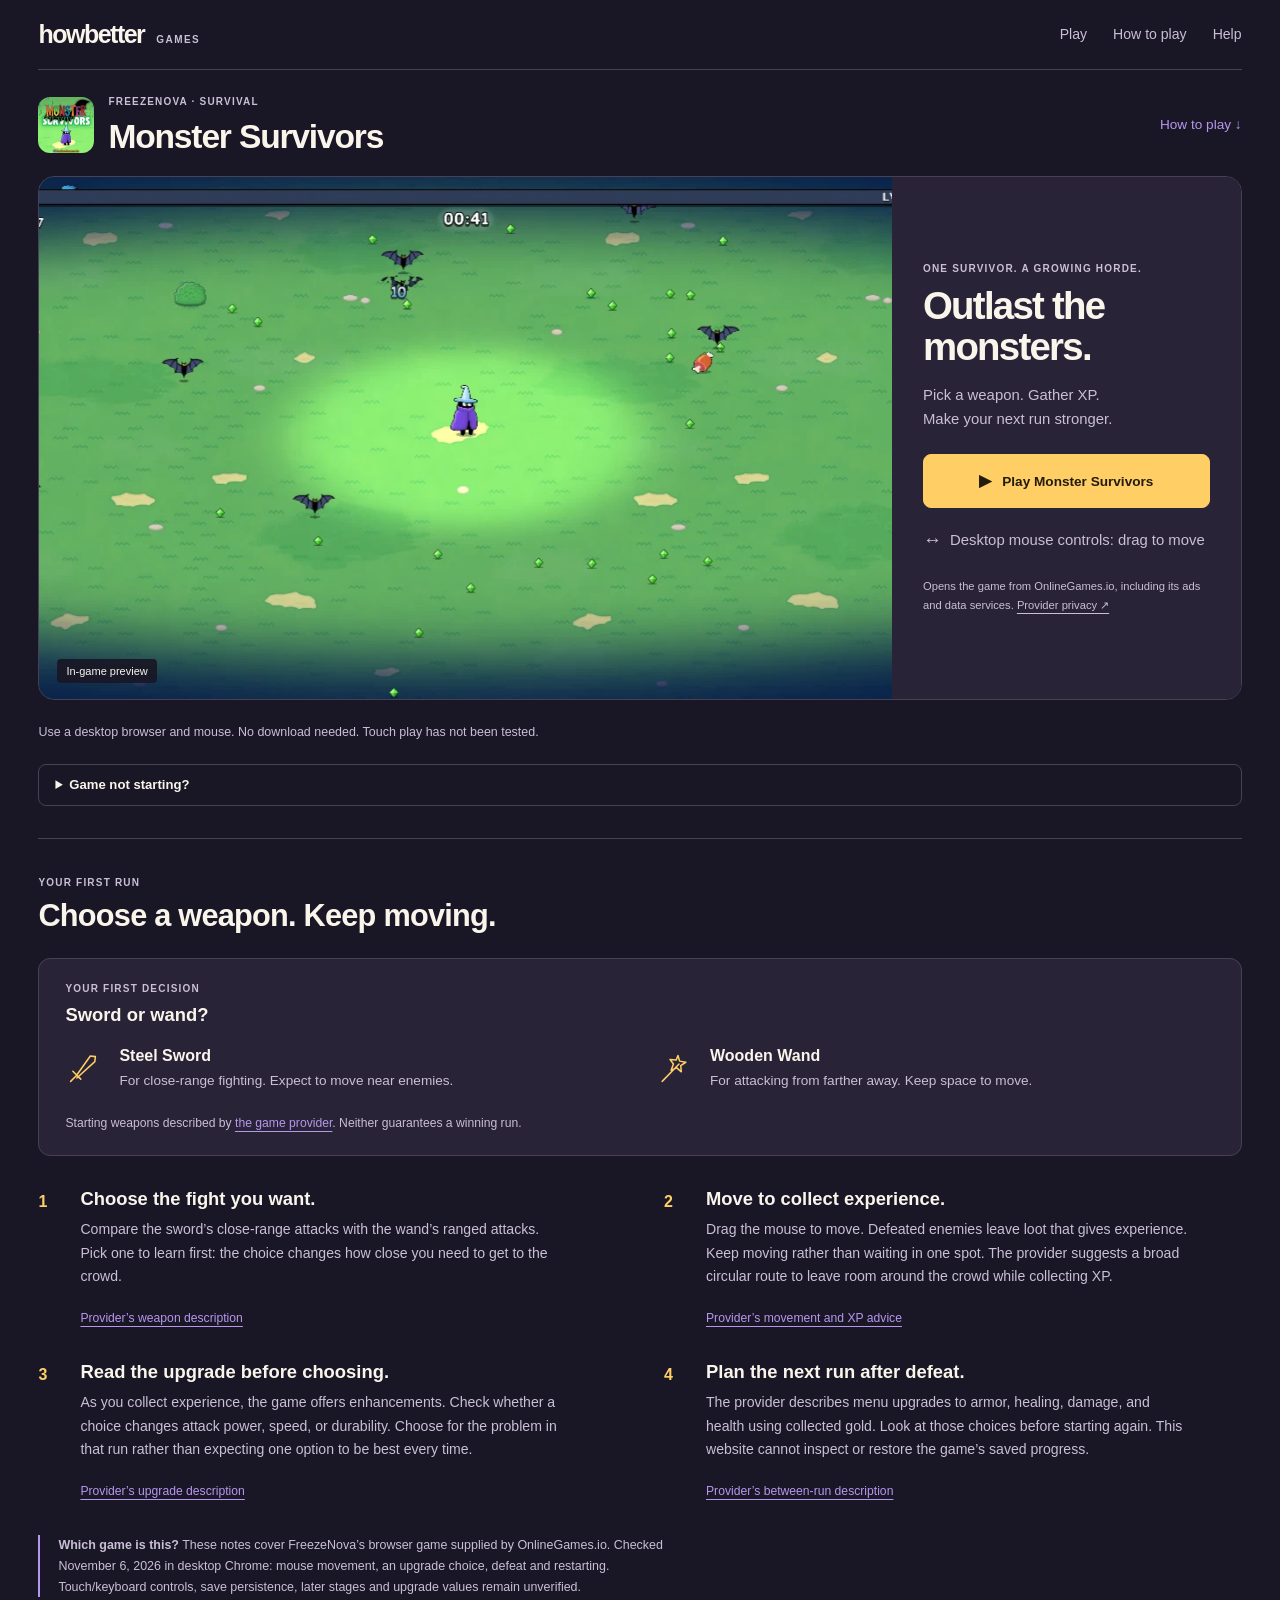
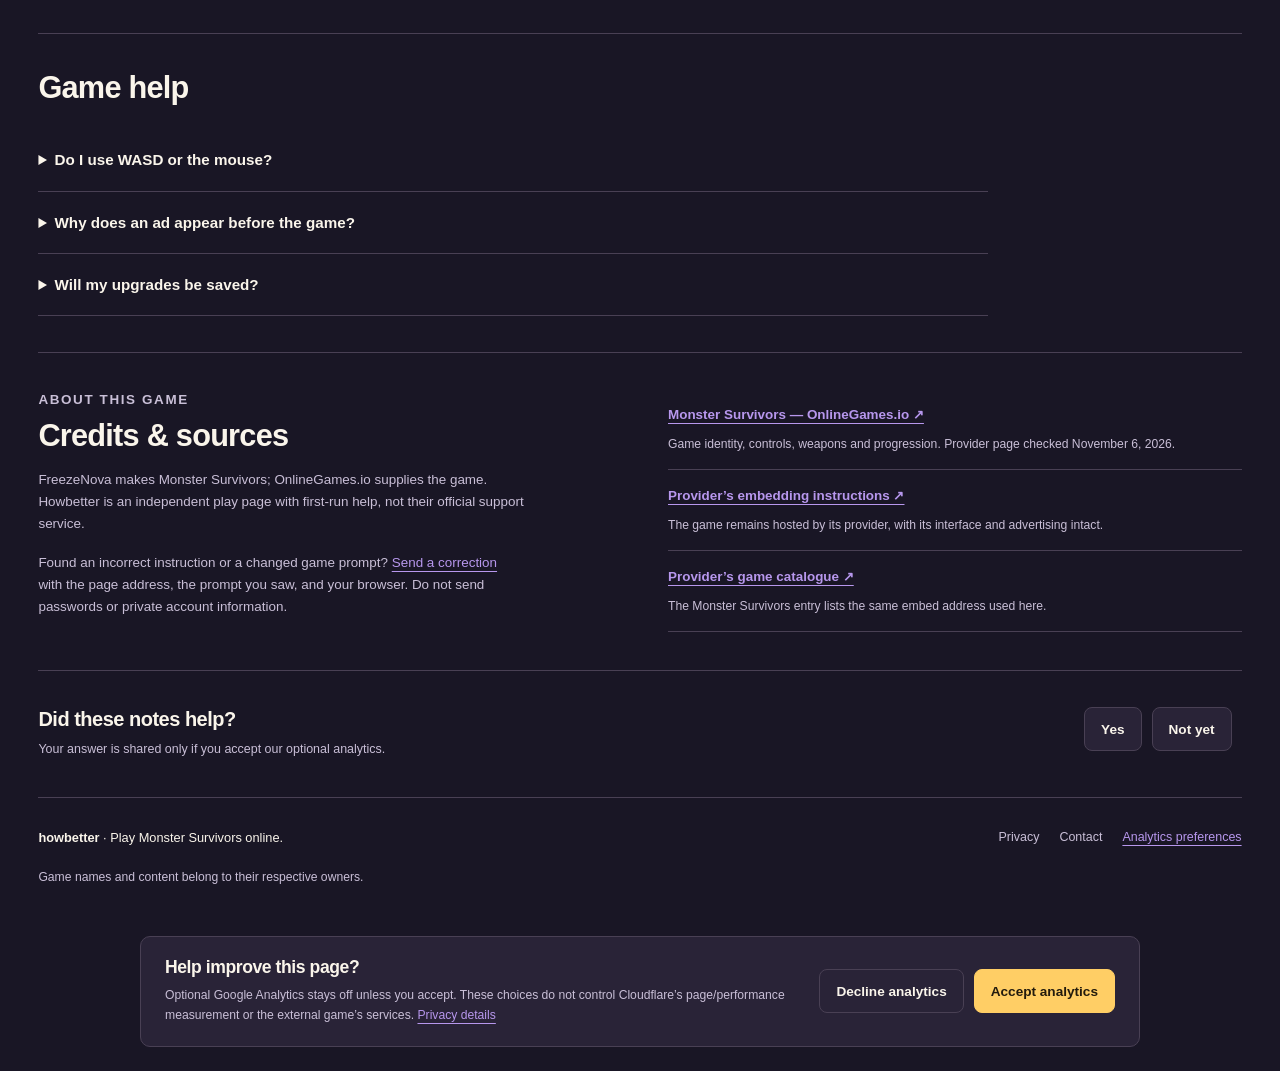
<file: index.html>
<!doctype html>
<html lang="en">
<head>
  <meta charset="utf-8">
  <meta name="viewport" content="width=device-width,initial-scale=1">
  <title>Monster Survivors — Play Online | Howbetter</title>
  <meta name="description" content="Play FreezeNova’s Monster Survivors in your browser. Choose a sword or wand, collect XP and survive the monsters. Mouse controls and first-run help.">
  <meta name="theme-color" content="#191625">
  <link rel="canonical" href="https://howbetter.online/">
  <link rel="icon" href="/assets/monster-survivors-cover.webp" type="image/webp">
  <link rel="stylesheet" href="/assets/play.css">
  <script defer src="/assets/site.js"></script>
  <script defer src="/assets/analytics.js" data-analytics-id="G-CC5FRCJJMW" data-analytics-origin="https://howbetter.online"></script>
</head>
<body>
  <a class="skip-link" href="#main">Skip to content</a>
  <header class="site-header wrap">
    <a class="wordmark" href="/" aria-label="Howbetter home">howbetter<span>GAMES</span></a>
    <nav aria-label="Main navigation"><a href="#play">Play</a><a href="#first-run">How to play</a><a href="#questions">Help</a></nav>
  </header>
  <main id="main">
    <section class="play-section wrap" id="play" aria-labelledby="game-title">
      <div class="game-heading">
        <img class="game-icon" src="/assets/monster-survivors-cover.webp" alt="" width="56" height="56">
        <div><p class="eyebrow">FREEZENOVA · SURVIVAL</p><h1 id="game-title">Monster Survivors</h1></div>
        <a class="help-link" href="#first-run">How to play <span aria-hidden="true">↓</span></a>
      </div>
      <div class="game-shell" id="game-shell" data-state="idle">
        <div class="game-placeholder" id="game-placeholder">
          <figure class="game-preview">
            <img src="[data-uri]" alt="Monster Survivors gameplay: a purple wizard surrounded by bats, monsters and green XP gems." width="1061" height="597" fetchpriority="high">
            <figcaption>In-game preview</figcaption>
          </figure>
          <div class="start-panel">
            <p class="eyebrow">ONE SURVIVOR. A GROWING HORDE.</p>
            <h2>Outlast the<br>monsters.</h2>
            <p>Pick a weapon. Gather XP.<br> Make your next run stronger.</p>
            <button class="primary-button start-button" id="load-game" type="button"><span aria-hidden="true">▶</span> Play Monster Survivors</button>
            <p class="control-note"><span aria-hidden="true">↔</span> Desktop mouse controls: drag to move</p>
            <p class="provider-notice">Opens the game from OnlineGames.io, including its ads and data services. <a href="https://www.onlinegames.io/privacy-policy/" target="_blank" rel="noopener noreferrer">Provider privacy ↗</a></p>
          </div>
        </div>
        <div id="game-frame-slot"></div>
        <div class="loading-label" id="game-loading" role="status" hidden><span class="loading-dot" aria-hidden="true"></span>Opening the game…</div>
      </div>
      <div class="game-toolbar">
        <p id="game-status" role="status">Use a desktop browser and mouse. No download needed. Touch play has not been tested.</p>
        <div class="game-tools" id="game-tools" hidden><button class="secondary-button" id="expand-game" type="button">Full screen <span aria-hidden="true">⛶</span></button></div>
      </div>
      <details class="load-help" id="load-help">
        <summary>Game not starting?</summary>
        <p>The external game may show a Continue or Play prompt and an ad break before the menu. Keep this tab open while it loads. Never click an ad to fix a blank game.</p>
        <p id="game-wait-notice" hidden>Loading is taking a while. We cannot detect when the game is ready to play. Check the game window for its prompt, or try the provider’s page.</p>
        <p><a href="https://www.onlinegames.io/monster-survivors/" target="_blank" rel="noopener noreferrer">Open the provider’s game page ↗</a><span id="reload-controls" hidden><span class="separator" aria-hidden="true">·</span><button class="inline-button" id="reload-game" type="button">Reload game</button><span class="small"> Ends the current run.</span></span></p>
      </details>
      <noscript><p>JavaScript is needed to load the game here. You can <a href="https://www.onlinegames.io/monster-survivors/">open it on the provider’s website</a>; these notes are still readable.</p></noscript>
    </section>

    <section class="guide-section wrap" id="first-run" aria-labelledby="first-run-heading">
      <div class="section-heading"><div><p class="eyebrow">YOUR FIRST RUN</p><h2 id="first-run-heading">Choose a weapon. Keep moving.</h2></div></div>
      <div class="weapon-notes" aria-labelledby="weapon-heading">
        <p class="eyebrow">YOUR FIRST DECISION</p><h3 id="weapon-heading">Sword or wand?</h3>
        <div class="weapon-options">
          <div class="weapon-option"><svg viewBox="0 0 64 64" aria-hidden="true"><path d="M20 44 45 9l9 1-1 9-32 29M14 36l14 14M10 54l10-10"/></svg><div><h4>Steel Sword</h4><p>For close-range fighting. Expect to move near enemies.</p></div></div>
          <div class="weapon-option"><svg viewBox="0 0 64 64" aria-hidden="true"><path d="m11 54 30-31M39 8l3 10 11 2-9 6 1 11-8-7-10 4 4-11-6-8 11 1z"/></svg><div><h4>Wooden Wand</h4><p>For attacking from farther away. Keep space to move.</p></div></div>
        </div>
        <p class="small">Starting weapons described by <a href="#source-provider">the game provider</a>. Neither guarantees a winning run.</p>
      </div>
      <ol class="run-steps">
        <li><div><h3>Choose the fight you want.</h3><p>Compare the sword’s close-range attacks with the wand’s ranged attacks. Pick one to learn first: the choice changes how close you need to get to the crowd.</p><a href="#source-provider">Provider’s weapon description</a></div></li>
        <li><div><h3>Move to collect experience.</h3><p>Drag the mouse to move. Defeated enemies leave loot that gives experience. Keep moving rather than waiting in one spot. The provider suggests a broad circular route to leave room around the crowd while collecting XP.</p><a href="#source-provider">Provider’s movement and XP advice</a></div></li>
        <li><div><h3>Read the upgrade before choosing.</h3><p>As you collect experience, the game offers enhancements. Check whether a choice changes attack power, speed, or durability. Choose for the problem in that run rather than expecting one option to be best every time.</p><a href="#source-provider">Provider’s upgrade description</a></div></li>
        <li><div><h3>Plan the next run after defeat.</h3><p>The provider describes menu upgrades to armor, healing, damage, and health using collected gold. Look at those choices before starting again. This website cannot inspect or restore the game’s saved progress.</p><a href="#source-provider">Provider’s between-run description</a></div></li>
      </ol>
      <div class="version-note"><strong>Which game is this?</strong> These notes cover FreezeNova’s browser game supplied by OnlineGames.io. Checked November 6, 2026 in desktop Chrome: mouse movement, an upgrade choice, defeat and restarting. Touch/keyboard controls, save persistence, later stages and upgrade values remain unverified.</div>
    </section>

    <section class="questions-section wrap" id="questions" aria-labelledby="questions-heading">
      <div class="section-heading"><h2 id="questions-heading">Game help</h2></div>
      <div class="questions">
        <details><summary>Do I use WASD or the mouse?</summary><p>The provider documents dragging the mouse to move. Start with that control. Keyboard movement and touch controls have not been verified for this embed, so this page does not promise either.</p></details>
        <details><summary>Why does an ad appear before the game?</summary><p>The embedded provider runs its own advertising flow. Follow its clearly labelled game controls and wait for any break to finish. Howbetter does not control those breaks.</p><p>If it stays stuck, try <a href="https://www.onlinegames.io/monster-survivors/" target="_blank" rel="noopener noreferrer">the provider’s game page</a>. Reloading may interrupt the run; do not clear browser storage as a routine fix.</p></details>
        <details><summary>Will my upgrades be saved?</summary><p>The provider says menu upgrades carry into later runs. Save persistence on this embed has not been independently verified here. The game manages its own browser data; Howbetter cannot back it up, transfer it between devices, or recover it.</p></details>
      </div>
    </section>

    <section class="sources-section wrap" id="sources" aria-labelledby="sources-heading">
      <div><p class="eyebrow">ABOUT THIS GAME</p><h2 id="sources-heading">Credits & sources</h2><p>FreezeNova makes Monster Survivors; OnlineGames.io supplies the game. Howbetter is an independent play page with first-run help, not their official support service.</p><p>Found an incorrect instruction or a changed game prompt? <a href="mailto:adrianotitski159@gmail.com?subject=Howbetter%20Monster%20Survivors%20correction">Send a correction</a> with the page address, the prompt you saw, and your browser. Do not send passwords or private account information.</p></div>
      <ul class="source-list">
        <li id="source-provider"><a href="https://www.onlinegames.io/monster-survivors/" target="_blank" rel="noopener noreferrer">Monster Survivors — OnlineGames.io ↗</a><span>Game identity, controls, weapons and progression. Provider page checked November 6, 2026.</span></li>
        <li><a href="https://www.onlinegames.io/t/embeddable-games-for-websites/" target="_blank" rel="noopener noreferrer">Provider’s embedding instructions ↗</a><span>The game remains hosted by its provider, with its interface and advertising intact.</span></li>
        <li><a href="https://www.onlinegames.io/media/plugins/genGames/embed.json" target="_blank" rel="noopener noreferrer">Provider’s game catalogue ↗</a><span>The Monster Survivors entry lists the same embed address used here.</span></li>
      </ul>
    </section>

    <section class="feedback-section wrap" aria-labelledby="feedback-heading"><div><h2 id="feedback-heading">Did these notes help?</h2><p>Your answer is shared only if you accept our optional analytics.</p></div><div class="feedback-actions"><button class="secondary-button" type="button" data-helpful="yes" aria-pressed="false">Yes</button><button class="secondary-button" type="button" data-helpful="no" aria-pressed="false">Not yet</button><p id="feedback-status" role="status"></p></div></section>
  </main>
  <footer class="site-footer wrap"><p><strong>howbetter</strong> · Play Monster Survivors online.</p><nav aria-label="Footer"><a href="/privacy/">Privacy</a><a href="mailto:adrianotitski159@gmail.com?subject=Howbetter%20feedback">Contact</a><button class="inline-button" type="button" data-analytics-preferences>Analytics preferences</button></nav><p class="small">Game names and content belong to their respective owners.</p></footer>
  <aside class="analytics-choice" id="analytics-choice" aria-labelledby="analytics-choice-heading" hidden><div><h2 id="analytics-choice-heading">Help improve this page?</h2><p>Optional Google Analytics stays off unless you accept. These choices do not control Cloudflare’s page/performance measurement or the external game’s services. <a href="/privacy/">Privacy details</a></p><p id="analytics-choice-status" role="status"></p></div><div class="choice-actions"><button class="secondary-button" type="button" data-analytics-choice="denied">Decline analytics</button><button class="primary-button" type="button" data-analytics-choice="granted">Accept analytics</button></div></aside>
</body>
</html>
</file>
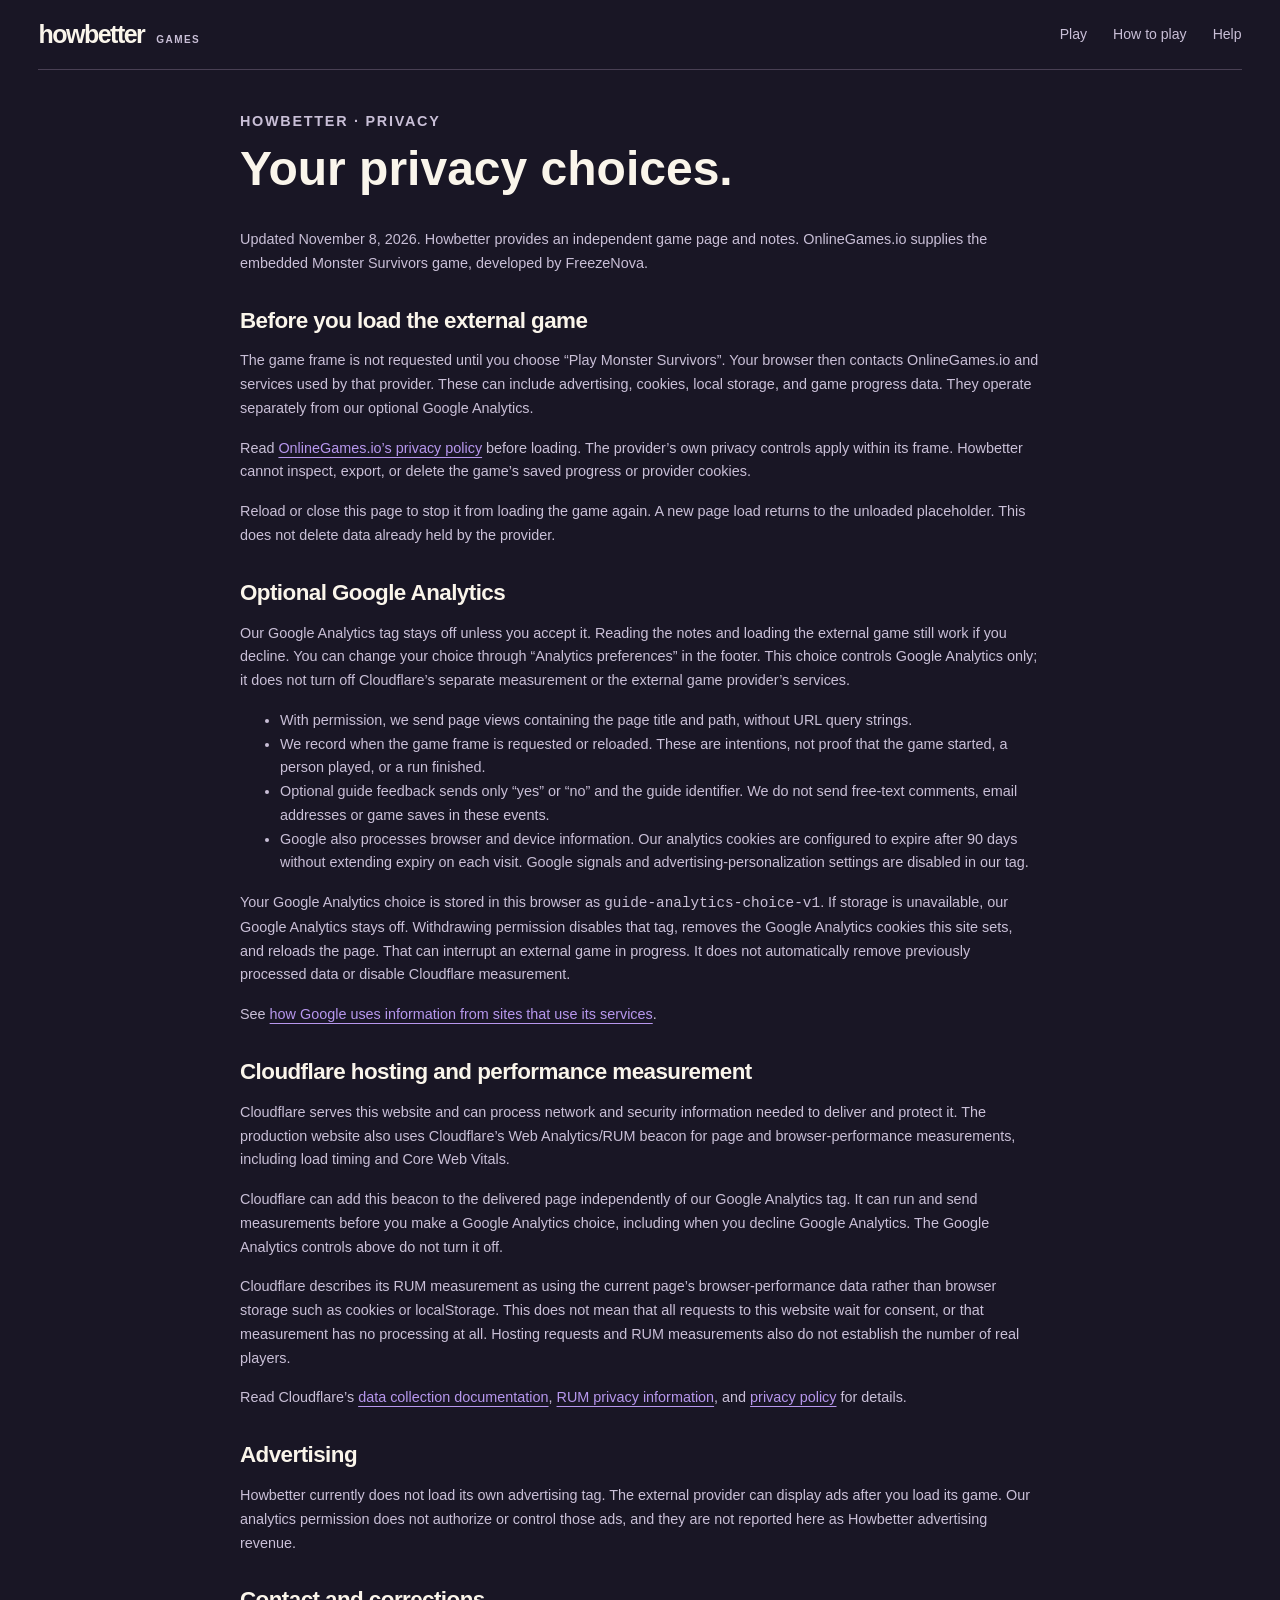
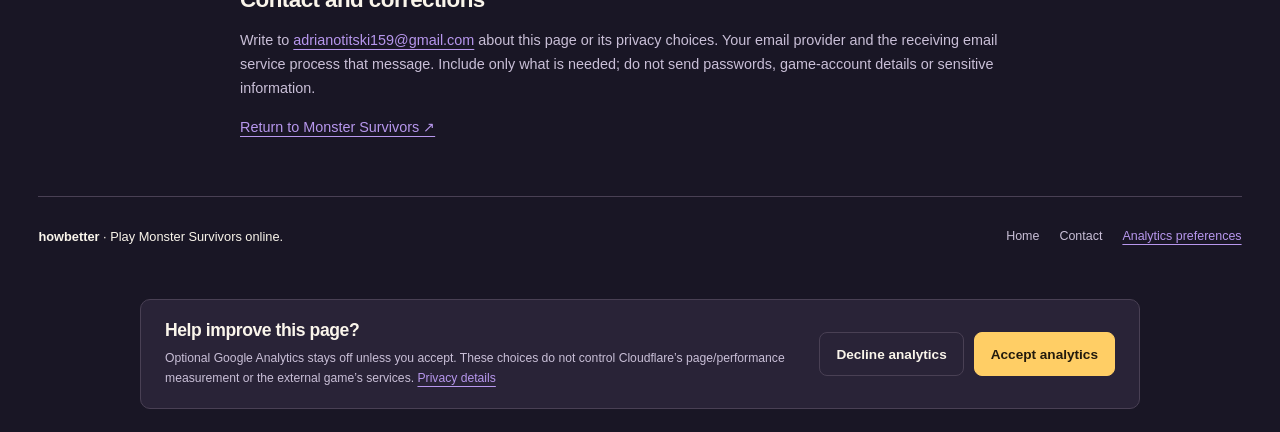
<file: privacy/index.html>
<!doctype html>
<html lang="en">
<head>
  <meta charset="utf-8"><meta name="viewport" content="width=device-width,initial-scale=1">
  <title>Privacy and external game services | Howbetter</title>
  <meta name="description" content="How Google Analytics choices, Cloudflare page and performance measurement, and the external Monster Survivors game differ.">
  <link rel="canonical" href="https://howbetter.online/privacy/">
  <link rel="icon" href="/assets/monster-survivors-cover.webp" type="image/webp">
  <link rel="stylesheet" href="/assets/play.css">
  <script defer src="/assets/analytics.js" data-analytics-id="G-CC5FRCJJMW" data-analytics-origin="https://howbetter.online"></script>
</head>
<body>
  <a class="skip-link" href="#main">Skip to content</a>
  <header class="site-header wrap"><a class="wordmark" href="/" aria-label="Howbetter home">howbetter<span>GAMES</span></a><nav aria-label="Main navigation"><a href="/#play">Play</a><a href="/#first-run">How to play</a><a href="/#questions">Help</a></nav></header>
  <main class="privacy-page wrap" id="main">
    <p class="eyebrow">HOWBETTER · PRIVACY</p><h1>Your privacy choices.</h1>
    <p>Updated November 8, 2026. Howbetter provides an independent game page and notes. OnlineGames.io supplies the embedded Monster Survivors game, developed by FreezeNova.</p>
    <h2>Before you load the external game</h2>
    <p>The game frame is not requested until you choose “Play Monster Survivors”. Your browser then contacts OnlineGames.io and services used by that provider. These can include advertising, cookies, local storage, and game progress data. They operate separately from our optional Google Analytics.</p>
    <p>Read <a href="https://www.onlinegames.io/privacy-policy/" target="_blank" rel="noopener noreferrer">OnlineGames.io’s privacy policy</a> before loading. The provider’s own privacy controls apply within its frame. Howbetter cannot inspect, export, or delete the game’s saved progress or provider cookies.</p>
    <p>Reload or close this page to stop it from loading the game again. A new page load returns to the unloaded placeholder. This does not delete data already held by the provider.</p>
    <h2>Optional Google Analytics</h2>
    <p>Our Google Analytics tag stays off unless you accept it. Reading the notes and loading the external game still work if you decline. You can change your choice through “Analytics preferences” in the footer. This choice controls Google Analytics only; it does not turn off Cloudflare’s separate measurement or the external game provider’s services.</p>
    <ul>
      <li>With permission, we send page views containing the page title and path, without URL query strings.</li>
      <li>We record when the game frame is requested or reloaded. These are intentions, not proof that the game started, a person played, or a run finished.</li>
      <li>Optional guide feedback sends only “yes” or “no” and the guide identifier. We do not send free-text comments, email addresses or game saves in these events.</li>
      <li>Google also processes browser and device information. Our analytics cookies are configured to expire after 90 days without extending expiry on each visit. Google signals and advertising-personalization settings are disabled in our tag.</li>
    </ul>
    <p>Your Google Analytics choice is stored in this browser as <code>guide-analytics-choice-v1</code>. If storage is unavailable, our Google Analytics stays off. Withdrawing permission disables that tag, removes the Google Analytics cookies this site sets, and reloads the page. That can interrupt an external game in progress. It does not automatically remove previously processed data or disable Cloudflare measurement.</p>
    <p>See <a href="https://policies.google.com/technologies/partner-sites" target="_blank" rel="noopener noreferrer">how Google uses information from sites that use its services</a>.</p>
    <h2>Cloudflare hosting and performance measurement</h2>
    <p>Cloudflare serves this website and can process network and security information needed to deliver and protect it. The production website also uses Cloudflare’s Web Analytics/RUM beacon for page and browser-performance measurements, including load timing and Core Web Vitals.</p>
    <p>Cloudflare can add this beacon to the delivered page independently of our Google Analytics tag. It can run and send measurements before you make a Google Analytics choice, including when you decline Google Analytics. The Google Analytics controls above do not turn it off.</p>
    <p>Cloudflare describes its RUM measurement as using the current page’s browser-performance data rather than browser storage such as cookies or localStorage. This does not mean that all requests to this website wait for consent, or that measurement has no processing at all. Hosting requests and RUM measurements also do not establish the number of real players.</p>
    <p>Read Cloudflare’s <a href="https://developers.cloudflare.com/web-analytics/data-metrics/data-origin-and-collection/" target="_blank" rel="noopener noreferrer">data collection documentation</a>, <a href="https://developers.cloudflare.com/speed/observatory/rum-beacon/" target="_blank" rel="noopener noreferrer">RUM privacy information</a>, and <a href="https://www.cloudflare.com/privacypolicy/" target="_blank" rel="noopener noreferrer">privacy policy</a> for details.</p>
    <h2>Advertising</h2>
    <p>Howbetter currently does not load its own advertising tag. The external provider can display ads after you load its game. Our analytics permission does not authorize or control those ads, and they are not reported here as Howbetter advertising revenue.</p>
    <h2>Contact and corrections</h2>
    <p>Write to <a href="mailto:adrianotitski159@gmail.com?subject=Howbetter%20privacy%20question">adrianotitski159@gmail.com</a> about this page or its privacy choices. Your email provider and the receiving email service process that message. Include only what is needed; do not send passwords, game-account details or sensitive information.</p>
    <p><a class="text-link" href="/">Return to Monster Survivors ↗</a></p>
  </main>
  <footer class="site-footer wrap"><p><strong>howbetter</strong> · Play Monster Survivors online.</p><nav aria-label="Footer"><a href="/">Home</a><a href="mailto:adrianotitski159@gmail.com?subject=Howbetter%20feedback">Contact</a><button class="inline-button" type="button" data-analytics-preferences>Analytics preferences</button></nav></footer>
  <aside class="analytics-choice" id="analytics-choice" aria-labelledby="analytics-choice-heading" hidden><div><h2 id="analytics-choice-heading">Help improve this page?</h2><p>Optional Google Analytics stays off unless you accept. These choices do not control Cloudflare’s page/performance measurement or the external game’s services. <a href="/privacy/">Privacy details</a></p><p id="analytics-choice-status" role="status"></p></div><div class="choice-actions"><button class="secondary-button" type="button" data-analytics-choice="denied">Decline analytics</button><button class="primary-button" type="button" data-analytics-choice="granted">Accept analytics</button></div></aside>
</body>
</html>
</file>
<file: assets/play.css>
:root {
  color-scheme: dark;
  --ink: #faf5eb;
  --muted: #c9bfd7;
  --paper: #191625;
  --panel: #292337;
  --line: #494054;
  --gold: #ffce65;
  --accent: #b797ed;
  --display: "Trebuchet MS", "Segoe UI", sans-serif;
  --body: "Segoe UI", Arial, sans-serif;
}
* { box-sizing: border-box; }
html { scroll-behavior: smooth; scroll-padding-top: 20px; }
body { margin: 0; background: var(--paper); color: var(--ink); font: 16px/1.65 var(--body); }
a { color: var(--accent); text-underline-offset: 4px; text-decoration-thickness: 1px; }
a:hover { color: var(--gold); }
button { font: inherit; cursor: pointer; }
button:disabled { cursor: wait; }
button, a { -webkit-tap-highlight-color: transparent; }
button:focus-visible, a:focus-visible, summary:focus-visible { outline: 3px solid var(--gold); outline-offset: 4px; }
h1, h2, h3, h4 { font-family: var(--display); line-height: 1.15; margin-top: 0; }
h2 { font-size: clamp(1.45rem, 2.4vw, 2rem); letter-spacing: -.025em; margin-bottom: 1rem; }
h3 { font-size: 1.15rem; margin-bottom: .6rem; }
p { margin: 0 0 1rem; }
.wrap { width: min(1320px, calc(100% - clamp(32px, 6vw, 96px))); margin-inline: auto; }
.skip-link { position: fixed; z-index: 10; top: -5rem; left: 16px; padding: 10px 18px; background: var(--gold); color: var(--paper); }
.skip-link:focus { top: 12px; }
.site-header { display: flex; align-items: center; justify-content: space-between; gap: 20px; min-height: 70px; border-bottom: 1px solid var(--line); }
.wordmark { display: flex; gap: 12px; align-items: baseline; color: var(--ink); font: 800 25px var(--display); letter-spacing: -.06em; text-decoration: none; }
.wordmark span { color: var(--muted); letter-spacing: .14em; font: 600 10px var(--body); }
nav { display: flex; align-items: center; gap: 26px; }
nav a { font-size: .88rem; text-decoration: none; color: var(--muted); }
.play-section { padding-block: 24px 32px; }
.game-heading { display: flex; align-items: center; gap: 14px; margin-bottom: 20px; }
.game-icon { border-radius: 12px; width: 56px; height: 56px; }
.eyebrow { font-size: 10px; font-weight: 750; letter-spacing: .12em; color: var(--muted); margin-bottom: 7px; }
.game-heading h1 { font-size: clamp(1.6rem, 3vw, 2.1rem); letter-spacing: -.035em; margin: 0; }
.help-link { margin-left: auto; font-size: .85rem; text-decoration: none; white-space: nowrap; }
.game-shell { position: relative; border: 1px solid var(--line); border-radius: 16px; background: #0c0b12; overflow: hidden; }
.game-shell[data-state=loading] { min-height: clamp(400px, 58svh, 580px); }
.game-placeholder { display: grid; grid-template-columns: minmax(0, 1fr) minmax(260px, 29%); min-height: clamp(400px, 58svh, 580px); }
.game-preview { margin: 0; position: relative; min-width: 0; background: #426b43; }
.game-preview img { display: block; width: 100%; height: 100%; position: absolute; inset: 0; object-fit: cover; }
.game-preview figcaption { position: absolute; left: 18px; bottom: 16px; padding: 3px 9px; border-radius: 4px; background: #191625e8; color: var(--ink); font-size: 11px; }
.start-panel { display: flex; flex-direction: column; justify-content: center; padding: clamp(22px, 2.4vw, 36px); background: var(--panel); }
.start-panel h2 { font-size: clamp(2rem, 3vw, 2.8rem); line-height: 1.07; letter-spacing: -.045em; margin-bottom: 16px; }
.start-panel > p:not(.eyebrow) { color: var(--muted); font-size: .93rem; }
.primary-button, .secondary-button { min-height: 44px; border-radius: 8px; padding: 11px 16px; font-size: .85rem; line-height: 1.4; font-weight: 700; border: 1px solid var(--line); }
.primary-button { color: #231b0d; background: var(--gold); border-color: var(--gold); }
.primary-button:hover { background: #ffdc91; }
.secondary-button { background: var(--panel); color: var(--ink); }
.secondary-button:hover { background: #3a304d; }
.start-button { width: 100%; text-align: center; margin: 6px 0 16px; min-height: 54px; }
.start-button span { font-size: 16px; margin-right: 7px; }
.start-panel .control-note { font-size: .79rem; margin-bottom: 22px; }
.control-note > span { font-size: 19px; vertical-align: -1px; margin-right: 4px; }
.start-panel .provider-notice { font-size: .7rem !important; line-height: 1.7; margin: 0; }
.provider-notice a { color: var(--muted); }
#game-frame-slot:empty { display: none; }
.game-frame { display: block; width: 100%; height: clamp(400px, 58svh, 580px); border: 0; background: #0c0b12; }
.loading-label { position: absolute; bottom: 16px; left: 16px; border: 1px solid var(--line); background: var(--panel); border-radius: 6px; padding: 10px 14px; font-size: .85rem; }
.loading-dot { display: inline-block; width: 9px; height: 9px; margin-right: 9px; background: var(--gold); border-radius: 50%; animation: breathe 1s ease-in-out infinite alternate; }
@keyframes breathe { to { opacity: .35; } }
.game-toolbar { display: flex; justify-content: space-between; align-items: center; gap: 20px; min-height: 64px; }
.game-toolbar p { color: var(--muted); font-size: .78rem; margin: 0; }
.game-tools { flex-shrink: 0; }
.game-tools button { min-height: 38px; padding: 7px 12px; font-size: .76rem; }
.game-shell:fullscreen { border-radius: 0; border: 0; width: 100%; height: 100%; }
.game-shell:fullscreen #game-frame-slot, .game-shell:fullscreen .game-frame { width: 100%; height: 100%; }
.load-help { border: 1px solid var(--line); border-radius: 8px; padding-inline: 16px; font-size: .82rem; }
.load-help summary { padding: 10px 0; font: 600 .82rem/1.5 var(--body); }
.load-help p { max-width: 70ch; }
.separator { margin-inline: 12px; }
.inline-button { color: var(--accent); border: 0; padding: 0; background: transparent; font: inherit; text-decoration: underline; text-underline-offset: 4px; min-height: 28px; }
.small { color: var(--muted); font-size: .76rem; line-height: 1.65; }
.guide-section, .questions-section, .sources-section, .feedback-section { border-top: 1px solid var(--line); padding-block: 36px; }
.section-heading { margin-bottom: 24px; }
.section-heading h2 { margin-bottom: 0; }
.weapon-notes { background: var(--panel); border: 1px solid var(--line); border-radius: 12px; padding: 22px 26px; }
.weapon-options { display: grid; grid-template-columns: 1fr 1fr; gap: 32px; }
.weapon-option { display: grid; grid-template-columns: 40px 1fr; gap: 14px; padding-block: 12px; }
.weapon-option h4 { margin: 0 0 5px; font-size: 1rem; }
.weapon-option p { margin: 0; font-size: .85rem; color: var(--muted); }
.weapon-option svg { fill: none; stroke: var(--gold); stroke-width: 2.7; stroke-linejoin: round; stroke-linecap: round; width: 36px; height: 44px; }
.weapon-notes > .small { margin: 8px 0 0; }
.run-steps { list-style: none; counter-reset: run; display: grid; grid-template-columns: 1fr 1fr; gap: 30px 48px; padding: 0; margin: 32px 0; }
.run-steps li { counter-increment: run; display: grid; grid-template-columns: 30px 1fr; gap: 12px; }
.run-steps li::before { content: counter(run); color: var(--gold); font-weight: 700; padding-top: 1px; }
.run-steps p { color: var(--muted); font-size: .88rem; max-width: 62ch; }
.run-steps a { font-size: .76rem; }
.version-note { border-left: 2px solid var(--accent); padding-left: 18px; max-width: 95ch; font-size: .78rem; color: var(--muted); }
.questions { max-width: 950px; }
.questions details { border-bottom: 1px solid var(--line); }
summary { cursor: pointer; padding: 18px 0; font-weight: 650; font-size: .95rem; }
details p { color: var(--muted); font-size: .88rem; max-width: 75ch; }
.sources-section { display: grid; grid-template-columns: 1fr 1fr; gap: 56px; }
.sources-section p { font-size: .84rem; color: var(--muted); max-width: 65ch; }
.source-list { list-style: none; margin: 0; padding: 0; }
.source-list li { padding: 15px 0; border-bottom: 1px solid var(--line); }
.source-list a { display: block; font-size: .84rem; font-weight: 600; }
.source-list span { display: block; font-size: .76rem; color: var(--muted); margin-top: 8px; }
.feedback-section { display: flex; justify-content: space-between; gap: 24px; align-items: center; }
.feedback-section h2 { font-size: 1.25rem; margin: 0 0 8px; }
.feedback-section p { color: var(--muted); font-size: .78rem; margin: 0; }
.feedback-actions { display: flex; gap: 10px; flex-wrap: wrap; }
.feedback-actions p { flex-basis: 100%; }
.feedback-actions [aria-pressed=true] { background: var(--gold); color: var(--paper); }
.site-footer { display: flex; justify-content: space-between; align-items: center; flex-wrap: wrap; gap: 16px; border-top: 1px solid var(--line); padding-block: 25px; font-size: .8rem; }
.site-footer p { margin: 0; }
.site-footer nav { gap: 20px; }
.site-footer nav a, .site-footer nav button { font-size: .78rem; }
.site-footer > .small { flex-basis: 100%; }
.analytics-choice { width: min(1000px, calc(100% - 32px)); margin: 24px auto; padding: 20px 24px; border: 1px solid var(--line); border-radius: 10px; background: var(--panel); display: flex; align-items: center; gap: 24px; }
.analytics-choice h2 { font-size: 1.1rem; margin-bottom: 8px; }
.analytics-choice p { font-size: .76rem; color: var(--muted); margin: 0; }
.analytics-choice [role=status]:not(:empty) { margin-top: 8px; }
.choice-actions { display: flex; gap: 10px; flex-shrink: 0; }
.privacy-page { max-width: 800px; padding-block: 40px; }
.privacy-page h1 { font-size: clamp(2rem, 4vw, 3rem); }
.privacy-page h2 { font-size: 1.4rem; margin-top: 32px; }
.privacy-page p, .privacy-page li { color: var(--muted); font-size: .9rem; }
[hidden] { display: none !important; }
@media (max-width: 850px) {
  .game-placeholder { grid-template-columns: minmax(0, 1fr) minmax(240px, 34%); }
  .start-panel { padding: 24px; }
  .start-panel h2 { font-size: 2rem; }
  .game-heading { gap: 12px; }
}
@media (max-width: 620px) {
  .site-header { min-height: 62px; gap: 14px; }
  .wordmark { font-size: 22px; }
  .wordmark span, .help-link { display: none; }
  nav { gap: 16px; }
  nav a { font-size: .77rem; }
  .play-section { padding-top: 18px; }
  .game-icon { width: 42px; height: 42px; border-radius: 9px; }
  .game-heading { margin-bottom: 16px; }
  .game-heading h1 { font-size: 1.5rem; }
  .eyebrow { font-size: 9px; margin-bottom: 5px; }
  .game-shell { border-radius: 12px; }
  .game-placeholder { display: block; min-height: 0; }
  .game-preview { aspect-ratio: 16 / 9; }
  .game-preview figcaption { font-size: 10px; left: 12px; bottom: 12px; }
  .start-panel { padding: 22px; }
  .start-panel > .eyebrow, .start-panel h2 { display: none; }
  .start-panel > p:not(.eyebrow):not(.provider-notice):not(.control-note) { margin: 0 0 14px; font-size: .88rem; }
  .start-panel > p br { display: none; }
  .start-button { margin-top: 0; margin-bottom: 10px; }
  .start-panel .control-note { margin-bottom: 12px; }
  .start-panel .provider-notice { font-size: .68rem !important; }
  .game-frame { height: min(74svh, 650px); min-height: 390px; }
  .game-shell[data-state=loading] { min-height: max(390px, min(74svh, 650px)); }
  .game-toolbar { align-items: start; padding-block: 12px; gap: 12px; }
  .game-toolbar p { font-size: .71rem; }
  .guide-section, .questions-section, .sources-section, .feedback-section { padding-block: 28px; }
  .weapon-notes { padding: 20px; }
  .weapon-options, .run-steps, .sources-section { grid-template-columns: 1fr; gap: 20px; }
  .weapon-option + .weapon-option { border-top: 1px solid var(--line); }
  .run-steps { gap: 26px; }
  .feedback-section, .site-footer { align-items: start; flex-direction: column; }
  .site-footer nav { flex-wrap: wrap; gap: 12px 18px; }
  .analytics-choice { display: block; padding: 18px; }
  .choice-actions { margin-top: 16px; flex-wrap: wrap; }
  .choice-actions button { flex: 1; }
}
@media (prefers-reduced-motion: reduce) {
  html { scroll-behavior: auto; }
  .loading-dot { animation: none; }
}
</file>
